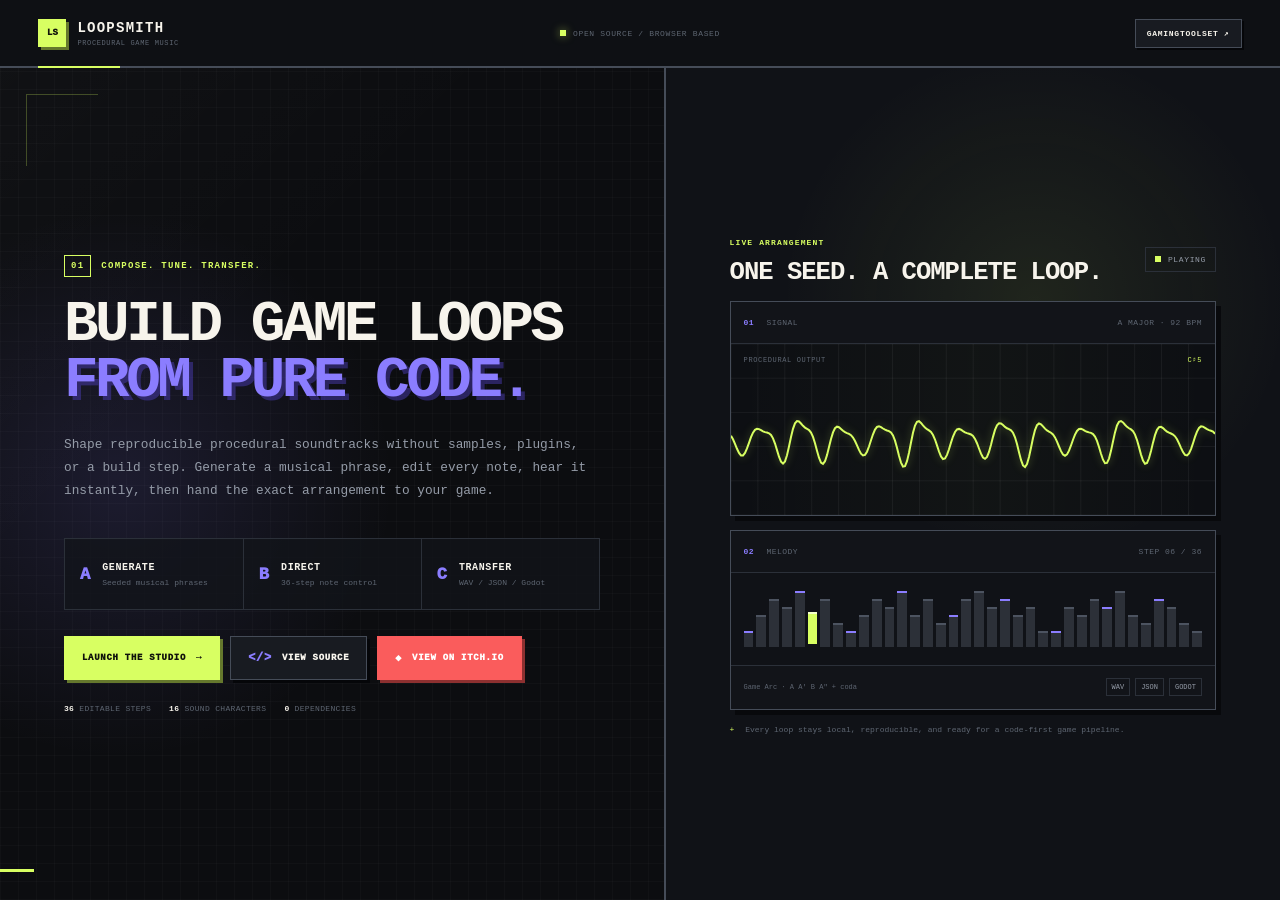
<file: website/index.html>
<!doctype html>
<html lang="en">
<head>
  <meta charset="UTF-8">
  <meta name="viewport" content="width=device-width, initial-scale=1">
  <meta name="theme-color" content="#0c0d10">
  <meta name="description" content="LoopSmith is a zero-dependency procedural music generator for small games, with live synthesis, editable loops, WAV export, and Godot-ready handoff data.">
  <meta property="og:title" content="LoopSmith — Procedural Game Music">
  <meta property="og:description" content="Generate, shape, audition, and transfer reproducible game loops directly in your browser.">
  <meta property="og:type" content="website">
  <meta property="og:url" content="https://gamingtoolset.github.io/loopsmith-music-generator/website/">
  <meta property="og:image" content="https://gamingtoolset.github.io/loopsmith-music-generator/website/og.png">
  <meta property="og:image:width" content="1731">
  <meta property="og:image:height" content="909">
  <meta property="og:image:alt" content="LoopSmith procedural game music waveform and 36-step sequencer">
  <meta name="twitter:card" content="summary_large_image">
  <title>LoopSmith — Procedural Game Music</title>
  <style>
:root {
  --background: #0c0d10;
  --panel: #121419;
  --raised: #181b21;
  --line: #2b3039;
  --line-bright: #454c58;
  --text: #f7f4ec;
  --muted: #959ca8;
  --quiet: #5e6672;
  --lime: #d8ff62;
  --violet: #8b7dff;
  --violet-deep: #4b3db5;
  --mono: "SFMono-Regular", "Cascadia Mono", Consolas, "Liberation Mono", monospace;
}

*,
*::before,
*::after {
  box-sizing: border-box;
}

html,
body {
  min-height: 100%;
}

body {
  margin: 0;
  overflow-x: hidden;
  color: var(--text);
  background:
    linear-gradient(90deg, rgba(255, 255, 255, 0.018) 1px, transparent 1px),
    linear-gradient(0deg, rgba(255, 255, 255, 0.018) 1px, transparent 1px),
    var(--background);
  background-size: 18px 18px;
  font-family: var(--mono);
}

a {
  color: inherit;
}

a:focus-visible {
  outline: 2px solid var(--lime);
  outline-offset: 4px;
}

.topbar {
  position: relative;
  z-index: 3;
  display: grid;
  grid-template-columns: 1fr auto 1fr;
  align-items: center;
  height: 68px;
  padding: 0 clamp(18px, 3vw, 46px);
  background: #0e1014;
  border-bottom: 2px solid var(--line-bright);
}

.topbar::after {
  position: absolute;
  bottom: -2px;
  left: clamp(18px, 3vw, 46px);
  width: 82px;
  height: 2px;
  background: var(--lime);
  content: "";
}

.identity {
  display: flex;
  align-items: center;
  width: fit-content;
  gap: 11px;
  text-decoration: none;
}

.identity strong,
.identity small {
  display: block;
}

.identity strong {
  font-size: 14px;
  letter-spacing: 0.09em;
  text-transform: uppercase;
}

.identity small {
  margin-top: 3px;
  color: var(--quiet);
  font-size: 7px;
  letter-spacing: 0.09em;
  text-transform: uppercase;
}

.brand-mark {
  display: grid;
  place-items: center;
  width: 28px;
  height: 28px;
  color: #11140b;
  background: var(--lime);
  box-shadow: 3px 3px 0 #65782d;
  font-size: 9px;
  font-weight: 950;
}

.status-line {
  display: flex;
  align-items: center;
  gap: 7px;
  color: var(--quiet);
  font-size: 8px;
  letter-spacing: 0.08em;
  text-transform: uppercase;
}

.status-dot {
  width: 6px;
  height: 6px;
  background: var(--lime);
  box-shadow: 0 0 8px rgba(216, 255, 98, 0.55);
}

.top-link {
  justify-self: end;
  padding: 9px 11px;
  background: var(--raised);
  border: 1px solid var(--line-bright);
  box-shadow: 2px 2px 0 #050609;
  font-size: 8px;
  font-weight: 900;
  letter-spacing: 0.09em;
  text-decoration: none;
  text-transform: uppercase;
}

.top-link:hover,
.top-link:focus-visible {
  color: var(--lime);
  border-color: var(--lime);
  transform: translate(-1px, -1px);
}

.landing-shell {
  display: grid;
  grid-template-columns: minmax(0, 1.04fr) minmax(430px, 0.96fr);
  min-height: calc(100vh - 68px);
}

/* Grid children must be allowed to shrink below their intrinsic content width. */
.landing-shell > * {
  min-width: 0;
}

.hero,
.showcase {
  min-height: 0;
  padding: clamp(30px, 5vh, 66px) clamp(28px, 5vw, 78px);
}

.hero {
  position: relative;
  display: grid;
  align-content: center;
  background:
    radial-gradient(circle at 18% 50%, rgba(139, 125, 255, 0.13), transparent 40%),
    linear-gradient(135deg, rgba(255, 255, 255, 0.02), transparent 35%);
  border-right: 2px solid var(--line-bright);
}

.hero::before,
.hero::after {
  position: absolute;
  pointer-events: none;
  content: "";
}

.hero::before {
  top: 26px;
  left: 26px;
  width: 72px;
  height: 72px;
  border-top: 1px solid rgba(216, 255, 98, 0.25);
  border-left: 1px solid rgba(216, 255, 98, 0.25);
}

.hero::after {
  bottom: 28px;
  left: 0;
  width: 34px;
  height: 3px;
  background: var(--lime);
}

.eyebrow {
  display: flex;
  align-items: center;
  margin-bottom: 20px;
  gap: 10px;
  color: var(--lime);
  font-size: 9px;
  font-weight: 900;
  letter-spacing: 0.14em;
  text-transform: uppercase;
}

.eyebrow span {
  padding: 5px 6px;
  border: 1px solid var(--lime);
}

h1,
h2,
p {
  margin: 0;
}

h1 {
  max-width: 780px;
  font-size: clamp(37px, 4.5vw, 70px);
  line-height: 0.98;
  letter-spacing: -0.06em;
  text-transform: uppercase;
}

h1 em {
  color: var(--violet);
  font-style: normal;
  text-shadow: 4px 4px 0 rgba(75, 61, 181, 0.48);
}

.hero-copy {
  max-width: 700px;
  margin-top: 24px;
  color: var(--muted);
  font-size: clamp(11px, 1vw, 14px);
  line-height: 1.8;
}

.feature-grid {
  display: grid;
  grid-template-columns: repeat(3, 1fr);
  max-width: 760px;
  margin-top: clamp(28px, 4vh, 46px);
  border: 1px solid var(--line);
}

.feature-grid article {
  display: flex;
  align-items: center;
  min-height: 70px;
  padding: 13px 15px;
  gap: 12px;
  background: rgba(18, 20, 25, 0.76);
}

.feature-grid article + article {
  border-left: 1px solid var(--line);
}

.feature-index {
  color: var(--violet);
  font-size: 17px;
  font-weight: 950;
}

.feature-grid strong,
.feature-grid small {
  display: block;
}

.feature-grid strong {
  font-size: 10px;
  letter-spacing: 0.06em;
  text-transform: uppercase;
}

.feature-grid small {
  margin-top: 5px;
  color: var(--quiet);
  font-size: 8px;
}

.actions {
  display: flex;
  flex-wrap: wrap;
  margin-top: 26px;
  gap: 10px;
}

.button {
  display: inline-flex;
  align-items: center;
  justify-content: center;
  min-height: 44px;
  padding: 0 17px;
  gap: 10px;
  border: 1px solid var(--line-bright);
  box-shadow: 3px 3px 0 #050609;
  font-size: 9px;
  font-weight: 950;
  letter-spacing: 0.08em;
  text-decoration: none;
  text-transform: uppercase;
}

.button:hover {
  transform: translate(-1px, -1px);
}

.button.primary {
  color: #10120b;
  background: var(--lime);
  border-color: var(--lime);
  box-shadow: 3px 3px 0 #65782d;
}

.button.secondary {
  background: var(--raised);
}

.button.itch {
  color: #ffffff;
  background: #fa5c5c;
  border-color: #fa5c5c;
  box-shadow: 3px 3px 0 #8d3030;
}

.code-mark,
.itch-mark {
  color: var(--violet);
  font-size: 12px;
}

.itch-mark {
  color: #ffffff;
  font-size: 10px;
}

.proof {
  display: flex;
  flex-wrap: wrap;
  margin-top: 24px;
  gap: 18px;
  color: var(--quiet);
  font-size: 8px;
  letter-spacing: 0.04em;
  text-transform: uppercase;
}

.proof b {
  color: var(--text);
}

.showcase {
  display: grid;
  align-content: center;
  min-width: 0;
  gap: 14px;
  background:
    radial-gradient(circle at 60% 28%, rgba(216, 255, 98, 0.08), transparent 36%),
    #101217;
}

.showcase-heading,
.card-meta,
.sequence-footer {
  display: flex;
  align-items: center;
  justify-content: space-between;
  gap: 14px;
}

.section-kicker {
  color: var(--lime);
  font-size: 8px;
  font-weight: 900;
  letter-spacing: 0.14em;
  text-transform: uppercase;
}

h2 {
  margin-top: 8px;
  font-size: clamp(18px, 2vw, 28px);
  letter-spacing: -0.04em;
  text-transform: uppercase;
}

.live-badge {
  display: flex;
  align-items: center;
  padding: 7px 9px;
  gap: 7px;
  color: var(--muted);
  border: 1px solid var(--line);
  font-size: 8px;
  letter-spacing: 0.08em;
  text-transform: uppercase;
}

.live-badge i {
  width: 6px;
  height: 6px;
  background: var(--lime);
  animation: blink 1.2s steps(2, end) infinite;
}

.signal-card,
.sequence-card {
  width: 100%;
  min-width: 0;
  max-width: 100%;
  background: var(--panel);
  border: 1px solid var(--line-bright);
  box-shadow: 5px 5px 0 #08090c;
}

.card-meta {
  min-height: 42px;
  padding: 0 13px;
  color: var(--quiet);
  border-bottom: 1px solid var(--line);
  font-size: 8px;
  letter-spacing: 0.06em;
  text-transform: uppercase;
}

.card-meta b {
  margin-right: 7px;
  color: var(--violet);
}

.scope-shell {
  position: relative;
  width: 100%;
  min-width: 0;
  height: clamp(120px, 19vh, 190px);
  overflow: hidden;
  background: #0d0f13;
}

.scope-shell canvas {
  display: block;
  width: 100%;
  height: 100%;
}

.scope-shell::before {
  position: absolute;
  inset: 0;
  z-index: 1;
  background: linear-gradient(90deg, transparent, rgba(216, 255, 98, 0.025), transparent);
  pointer-events: none;
  content: "";
}

.scope-label,
.scope-value {
  position: absolute;
  top: 12px;
  z-index: 2;
  color: var(--quiet);
  font-size: 7px;
  letter-spacing: 0.09em;
  text-transform: uppercase;
}

.scope-label {
  left: 13px;
}

.scope-value {
  right: 13px;
  color: var(--lime);
}

.mini-sequence {
  display: grid;
  grid-template-columns: repeat(36, minmax(0, 1fr));
  width: 100%;
  min-width: 0;
  min-height: 92px;
  padding: 18px 13px;
  gap: 3px;
  overflow: hidden;
  background: #101217;
}

.mini-step {
  position: relative;
  align-self: end;
  min-width: 0;
  height: var(--height);
  min-height: 9px;
  background: #2c3038;
  border-top: 2px solid #4c5360;
  transition: background 100ms linear, border-color 100ms linear, transform 100ms linear;
}

.mini-step:nth-child(4n + 1) {
  border-top-color: var(--violet);
}

.mini-step.active {
  background: var(--lime);
  border-color: #f4ffc9;
  transform: translateY(-3px);
}

.sequence-footer {
  min-height: 44px;
  padding: 0 13px;
  color: var(--quiet);
  border-top: 1px solid var(--line);
  font-size: 7px;
}

.export-tags {
  display: flex;
  gap: 5px;
}

.export-tags i {
  padding: 4px 5px;
  color: var(--muted);
  border: 1px solid var(--line);
  font-style: normal;
}

.showcase-note {
  color: var(--quiet);
  font-size: 8px;
  line-height: 1.6;
}

.showcase-note span {
  margin-right: 6px;
  color: var(--lime);
}

@keyframes blink {
  50% { opacity: 0.25; }
}

@media (max-width: 980px) {
  .landing-shell {
    grid-template-columns: 1fr;
  }

  .hero {
    border-right: 0;
    border-bottom: 2px solid var(--line-bright);
  }

  .hero,
  .showcase {
    min-height: calc(100vh - 68px);
  }
}

@media (max-width: 620px) {
  .topbar {
    grid-template-columns: 1fr auto;
  }

  .status-line {
    display: none;
  }

  .top-link {
    font-size: 0;
  }

  .top-link span {
    font-size: 10px;
  }

  .hero,
  .showcase {
    min-height: auto;
    padding: 52px 20px;
  }

  .feature-grid {
    grid-template-columns: 1fr;
  }

  .feature-grid article + article {
    border-top: 1px solid var(--line);
    border-left: 0;
  }

  .button {
    flex: 1 1 100%;
  }

  .showcase-heading {
    align-items: flex-end;
  }

  .live-badge {
    padding: 6px;
    font-size: 0;
  }

  .mini-sequence {
    gap: 2px;
  }

  .sequence-footer > span:first-child {
    display: none;
  }

  .sequence-footer {
    justify-content: flex-end;
  }
}

@media (prefers-reduced-motion: reduce) {
  .live-badge i {
    animation: none;
  }

  .mini-step {
    transition: none;
  }
}
  </style>
</head>
<body>
  <header class="topbar">
    <a class="identity" href="../index.html" aria-label="Open the LoopSmith studio">
      <span class="brand-mark" aria-hidden="true">LS</span>
      <span>
        <strong>LoopSmith</strong>
        <small>Procedural game music</small>
      </span>
    </a>

    <div class="status-line" aria-label="Project status">
      <span class="status-dot" aria-hidden="true"></span>
      Open source / Browser based
    </div>

    <a class="top-link" href="https://github.com/GamingToolset" target="_blank" rel="noreferrer">
      GamingToolset <span aria-hidden="true">↗</span>
    </a>
  </header>

  <main class="landing-shell">
    <section class="hero" aria-labelledby="hero-title">
      <div class="eyebrow"><span>01</span> Compose. Tune. Transfer.</div>
      <h1 id="hero-title">Build game loops<br><em>from pure code.</em></h1>
      <p class="hero-copy">
        Shape reproducible procedural soundtracks without samples, plugins, or a build step. Generate a musical phrase, edit every note, hear it instantly, then hand the exact arrangement to your game.
      </p>

      <div class="feature-grid" aria-label="Main features">
        <article>
          <span class="feature-index">A</span>
          <div><strong>Generate</strong><small>Seeded musical phrases</small></div>
        </article>
        <article>
          <span class="feature-index">B</span>
          <div><strong>Direct</strong><small>36-step note control</small></div>
        </article>
        <article>
          <span class="feature-index">C</span>
          <div><strong>Transfer</strong><small>WAV / JSON / Godot</small></div>
        </article>
      </div>

      <div class="actions">
        <a class="button primary" href="../index.html">Launch the studio <span aria-hidden="true">→</span></a>
        <a class="button secondary" href="https://github.com/GamingToolset/loopsmith-music-generator" target="_blank" rel="noreferrer">
          <span class="code-mark" aria-hidden="true">&lt;/&gt;</span>
          <span>View source</span>
        </a>
        <a class="button itch" href="https://announcerua.itch.io/loopsmith-music-generator" target="_blank" rel="noreferrer">
          <span class="itch-mark" aria-hidden="true">◆</span>
          <span>View on itch.io</span>
        </a>
      </div>

      <div class="proof" aria-label="Project details">
        <span><b>36</b> editable steps</span>
        <span><b>16</b> sound characters</span>
        <span><b>0</b> dependencies</span>
      </div>
    </section>

    <section class="showcase" aria-labelledby="showcase-title">
      <div class="showcase-heading">
        <div>
          <span class="section-kicker">Live arrangement</span>
          <h2 id="showcase-title">One seed. A complete loop.</h2>
        </div>
        <span class="live-badge"><i aria-hidden="true"></i> Playing</span>
      </div>

      <article class="signal-card">
        <div class="card-meta">
          <span><b>01</b> Signal</span>
          <span>A major · 92 BPM</span>
        </div>
        <div class="scope-shell">
          <canvas id="signalPreview" width="760" height="190" aria-label="Animated preview of a synthesized LoopSmith waveform"></canvas>
          <span class="scope-label">procedural output</span>
          <span class="scope-value" id="scopeValue">C♯5</span>
        </div>
      </article>

      <article class="sequence-card">
        <div class="card-meta">
          <span><b>02</b> Melody</span>
          <span id="stepReadout">Step 01 / 36</span>
        </div>
        <div class="mini-sequence" id="miniSequence" aria-hidden="true"></div>
        <div class="sequence-footer">
          <span>Game Arc · A A′ B A″ + coda</span>
          <span class="export-tags"><i>WAV</i><i>JSON</i><i>GODOT</i></span>
        </div>
      </article>

      <p class="showcase-note"><span aria-hidden="true">+</span> Every loop stays local, reproducible, and ready for a code-first game pipeline.</p>
    </section>
  </main>

  <script>
(() => {
  'use strict';

  const canvas = document.getElementById('signalPreview');
  const context = canvas.getContext('2d');
  const sequence = document.getElementById('miniSequence');
  const stepReadout = document.getElementById('stepReadout');
  const scopeValue = document.getElementById('scopeValue');
  const reducedMotion = window.matchMedia('(prefers-reduced-motion: reduce)').matches;
  const melody = [0, 2, 4, 3, 5, 2, 4, 1, 0, 2, 4, 3, 5, 2, 4, 1, 2, 4, 5, 3, 4, 2, 3, 0, 0, 3, 2, 4, 3, 5, 2, 1, 4, 3, 1, 0];
  const noteLabels = ['A4', 'B4', 'C♯5', 'E5', 'F♯5', 'A5'];
  const steps = [];

  melody.forEach((degree) => {
    const element = document.createElement('span');
    element.className = 'mini-step';
    element.style.setProperty('--height', `${16 + degree * 8}px`);
    sequence.appendChild(element);
    steps.push(element);
  });

  function resizeCanvas() {
    const rect = canvas.getBoundingClientRect();
    const pixelRatio = Math.min(2, window.devicePixelRatio || 1);
    const width = Math.max(1, Math.round(rect.width * pixelRatio));
    const height = Math.max(1, Math.round(rect.height * pixelRatio));

    if (canvas.width !== width || canvas.height !== height) {
      canvas.width = width;
      canvas.height = height;
    }
    context.setTransform(pixelRatio, 0, 0, pixelRatio, 0, 0);
    return rect;
  }

  function drawSignal(time) {
    const rect = resizeCanvas();
    context.clearRect(0, 0, rect.width, rect.height);
    context.lineWidth = 1;
    context.strokeStyle = 'rgba(255, 255, 255, 0.055)';

    for (let column = 0; column <= 18; column += 1) {
      const x = column / 18 * rect.width;
      context.beginPath();
      context.moveTo(x, 0);
      context.lineTo(x, rect.height);
      context.stroke();
    }
    for (let row = 0; row <= 5; row += 1) {
      const y = row / 5 * rect.height;
      context.beginPath();
      context.moveTo(0, y);
      context.lineTo(rect.width, y);
      context.stroke();
    }

    const center = rect.height * 0.56;
    const amplitude = rect.height * 0.23;
    context.beginPath();
    context.lineWidth = 2;
    context.strokeStyle = '#d8ff62';
    context.shadowColor = 'rgba(216, 255, 98, 0.35)';
    context.shadowBlur = 8;

    for (let pixel = 0; pixel <= rect.width; pixel += 2) {
      const unit = pixel / rect.width;
      const envelope = 0.42 + Math.sin(unit * Math.PI * 9 - time * 2.2) * 0.12;
      const primary = Math.sin(unit * Math.PI * 24 + time * 5.2);
      const harmonic = Math.sin(unit * Math.PI * 48 + time * 3.4) * 0.33;
      const y = center + (primary + harmonic) * amplitude * envelope;
      if (pixel === 0) context.moveTo(pixel, y);
      else context.lineTo(pixel, y);
    }
    context.stroke();
    context.shadowBlur = 0;
  }

  let previousStep = -1;
  function render(now) {
    const time = reducedMotion ? 1.4 : now / 1000;
    const activeStep = reducedMotion ? 10 : Math.floor(time * 4.6) % melody.length;
    drawSignal(time);

    if (activeStep !== previousStep) {
      if (previousStep >= 0) steps[previousStep].classList.remove('active');
      steps[activeStep].classList.add('active');
      stepReadout.textContent = `Step ${String(activeStep + 1).padStart(2, '0')} / 36`;
      scopeValue.textContent = noteLabels[Math.min(melody[activeStep], noteLabels.length - 1)];
      previousStep = activeStep;
    }

    if (!reducedMotion) window.requestAnimationFrame(render);
  }

  window.requestAnimationFrame(render);
})();
  </script>
</body>
</html>
</file>
